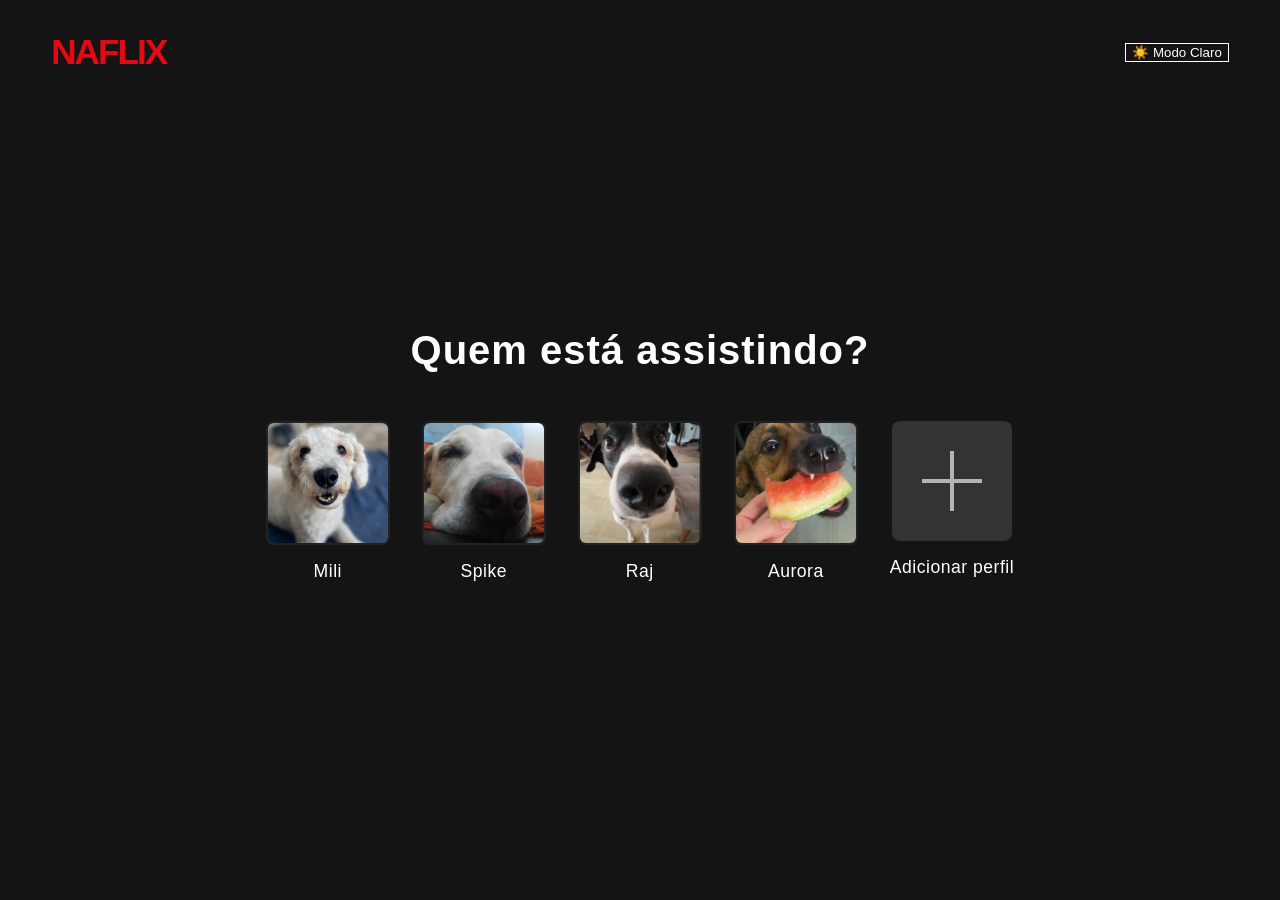
<file: index.html>
<!DOCTYPE html>
<html lang="pt-br">
<head>
    <meta charset="UTF-8">
    <meta name="viewport" content="width=device-width, initial-scale=1.0">
    <title>Netflix</title>
    <link rel="stylesheet" href="style.css">
</head>
<body>
    <header>
        <div class="logo">NAFLIX</div>
        <button id="theme-toggle" class="theme-btn">☀️ Modo Claro</button>
    </header>
    <main>
        <h1>Quem está assistindo?</h1>
        
        <ul class="profiles">
            
            <li class="profile">
                <a href="catalogo/catalogo.html">
                    <img src="assets/pulgo.jpeg" alt="Foto de perfil da Poodle branca Mili">
                    <p>Mili</p>
                </a>
            </li>
            
            <li class="profile">
                <a href="catalogo/catalogo.html">
                    <img src="assets/paike.jpeg" alt="Foto de perfil do cachorro bege Spike">
                    <p>Spike</p>
                </a>
            </li>
            
            <li class="profile">
                <a href="catalogo/catalogo.html">
                    <img src="assets/raj.jpeg" alt="Foto de perfil do cachorro preto e branco Raj">
                    <p>Raj</p>
                </a>
            </li>
            
            <li class="profile">
                <a href="catalogo/catalogo.html">
                    <img src="assets/WhatsApp Image 2026-03-26 at 14.11.20.jpeg" alt="Foto de perfil da cadela Aurora comendo melancia">
                    <p>Aurora</p>
                </a>
            </li>   
            
            <li class="profile add-profile">
                <a href="#">
                    <div class="add-icon"></div>
                    <p>Adicionar perfil</p>
                </a>
            </li>

        </ul>
    </main>
    <script src="script.js"></script>
</body>
</html>
</file>
<file: style.css>
��/ *   - - -   E S T I L O S   D O   L O G O T I P O   V E R M E L H O   - - -   * / 
 
 h e a d e r   { 
         p o s i t i o n :   a b s o l u t e ;   / *   T i r a   o   h e a d e r   d o   f l u x o   n o r m a l   d a   p � g i n a   * / 
         t o p :   2 r e m ;                     / *   D i s t � n c i a   d o   t o p o   * / 
         l e f t :   0 ; 
         w i d t h :   1 0 0 % ;                 / *   F a z   o   h e a d e r   o c u p a r   a   t e l a   t o d a   d e   p o n t a   a   p o n t a   * / 
         p a d d i n g :   0   4 % ;             / *   D �   u m   r e s p i r o   n a s   l a t e r a i s   p a r a   n � o   c o l a r   n a   b o r d a   d a   t e l a   * / 
         b o x - s i z i n g :   b o r d e r - b o x ;   / *   G a r a n t e   q u e   o   p a d d i n g   n � o   q u e b r e   a   l a r g u r a   d e   1 0 0 %   * / 
         
         / *   A   M � G I C A   A C O N T E C E   A Q U I   E M B A I X O :   * / 
         d i s p l a y :   f l e x ;   
         j u s t i f y - c o n t e n t :   s p a c e - b e t w e e n ;   / *   J o g a   o   L o g o   p r a   e s q u e r d a   e   o   B o t � o   p r a   d i r e i t a   * / 
         a l i g n - i t e m s :   c e n t e r ;   / *   A l i n h a   o s   d o i s   p e r f e i t a m e n t e   n o   c e n t r o   v e r t i c a l   * / 
         z - i n d e x :   1 0 ; 
 } 
 / *   - - -   E S T I L O S   D O   B O T � O   D E   T E M A   ( M O D O   E S C U R O   -   P A D R � O )   - - -   * / 
 h e a d e r   { 
         / *   . . .   ( p o s i c i o n a m e n t o   d o   h e a d e r )   * / 
 } 
 
 . t h e m e - b t n   { 
         b a c k g r o u n d :   t r a n s p a r e n t ; 
         c o l o r :   # f f f ;   / *   T e x t o   b r a n c o   n o   m o d o   e s c u r o   * / 
         b o r d e r :   1 p x   s o l i d   # f f f ; 
         / *   . . .   ( r e s t o   d o   v i s u a l   d o   b o t � o )   * / 
 } 
 
 . t h e m e - b t n : h o v e r   { 
         b a c k g r o u n d :   # f f f ; 
         c o l o r :   # 1 4 1 4 1 4 ; 
 } 
 
 / *   - - -   R E G R A S   D O   M O D O   C L A R O   ( L I G H T   M O D E )   A C T I V A D O   N O   B O D Y   - - -   * / 
 b o d y . l i g h t - m o d e   { 
         b a c k g r o u n d :   # f 5 f 5 f 5 ;   / *   F u n d o   c l a r o   * / 
         c o l o r :   # 1 4 1 4 1 4 ;   / *   T e x t o   e s c u r o   * / 
 } 
 
 / *   M u d a   a   c o r   d o s   n o m e s   d o s   p e r f i s   e   d o   b o t � o   p a r a   e s c u r o   * / 
 b o d y . l i g h t - m o d e   . p r o f i l e   a , 
 b o d y . l i g h t - m o d e   . a d d - p r o f i l e   a   { 
         c o l o r :   # 1 4 1 4 1 4 ;   
 } 
 / *   . . .   ( r e g r a s   a d i c i o n a i s   p a r a   o   b o t � o   ' a d i c i o n a r '   n o   m o d o   c l a r o )   * / 
 . l o g o   { 
         c o l o r :   # E 5 0 9 1 4 ;                               / *   C o r   v e r m e l h a   o r i g i n a l   d a   N e t f l i x   * / 
         f o n t - s i z e :   2 . 2 r e m ;                         / *   T a m a n h o   d a   f o n t e   * / 
         f o n t - w e i g h t :   8 0 0 ;                           / *   P e s o   e x t r a   b o l d   * / 
         t e x t - t r a n s f o r m :   u p p e r c a s e ;         / *   T u d o   e m   m a i � s c u l o   * / 
         l e t t e r - s p a c i n g :   - 2 p x ;                   / *   L e t r a s   m a i s   j u n t i n h a s ,   e s t i l o   o   l o g o   * / 
         f o n t - f a m i l y :   ' S e g o e   U I ' ,   A r i a l ,   s a n s - s e r i f ;   / *   U s a n d o   a   m e s m a   f o n t e   d o   s e u   p r o j e t o   * / 
 } 
 
 b o d y   { 
         b a c k g r o u n d :   # 1 4 1 4 1 4 ;   / *   D e f i n e   a   c o r   d e   f u n d o   d a   p � g i n a   * / 
         c o l o r :   # f f f ;   / *   D e f i n e   a   c o r   d o   t e x t o   p r i n c i p a l   * / 
         f o n t - f a m i l y :   ' S e g o e   U I ' ,   A r i a l ,   H e l v e t i c a ,   s a n s - s e r i f ;   / *   D e f i n e   a   f o n t e   u s a d a   n o   s i t e   * / 
         m a r g i n :   0 ;   / *   R e m o v e   a   m a r g e m   p a d r � o   d o   b o d y   * / 
         m i n - h e i g h t :   1 0 0 v h ;   / *   G a r a n t e   q u e   o   b o d y   o c u p e   p e l o   m e n o s   t o d a   a   a l t u r a   d a   t e l a   * / 
 } 
 
 m a i n   { 
         d i s p l a y :   f l e x ;   / *   U s a   f l e x b o x   p a r a   l a y o u t   * / 
         f l e x - d i r e c t i o n :   c o l u m n ;   / *   O r g a n i z a   o s   e l e m e n t o s   e m   c o l u n a   * / 
         a l i g n - i t e m s :   c e n t e r ;   / *   C e n t r a l i z a   o s   i t e n s   h o r i z o n t a l m e n t e   * / 
         j u s t i f y - c o n t e n t :   c e n t e r ;   / *   C e n t r a l i z a   o s   i t e n s   v e r t i c a l m e n t e   * / 
         m i n - h e i g h t :   1 0 0 v h ;   / *   G a r a n t e   a l t u r a   m � n i m a   d e   1 0 0 %   d a   t e l a   * / 
 } 
 
 h 1   { 
         f o n t - s i z e :   2 . 5 r e m ;   / *   D e f i n e   o   t a m a n h o   d a   f o n t e   d o   t � t u l o   * / 
         f o n t - w e i g h t :   b o l d ;   / *   D e i x a   o   t e x t o   e m   n e g r i t o   * / 
         m a r g i n - b o t t o m :   2 r e m ;   / *   E s p a � o   a b a i x o   d o   t � t u l o   * / 
         l e t t e r - s p a c i n g :   1 p x ;   / *   E s p a � a m e n t o   e n t r e   l e t r a s   * / 
 } 
 
 / *   T i r a   o   c o m p o r t a m e n t o   p a d r � o   d e   l i s t a   e   c o l o c a   o s   i t e n s   e m   l i n h a   * / 
 u l . p r o f i l e s   { 
         d i s p l a y :   f l e x ;   
         f l e x - d i r e c t i o n :   r o w ;   / *   F o r � a   a   f i c a r   e m   l i n h a   r e t a   h o r i z o n t a l   * / 
         f l e x - w r a p :   w r a p ; 
         j u s t i f y - c o n t e n t :   c e n t e r ;   / *   C e n t r a l i z a   o s   p e r f i s   n a   t e l a   * / 
         g a p :   2 r e m ;   / *   E s p a � o   e n t r e   o s   p e r f i s   * / 
         l i s t - s t y l e :   n o n e ;   / *   R e m o v e   a s   " b o l i n h a s "   p a d r � o   d o   < u l >   * / 
         p a d d i n g :   0 ;   / *   R e m o v e   o   r e c u o   p a d r � o   d a   l i s t a   * / 
 } 
 
 / *   O r g a n i z a   c a d a   p e r f i l   i n d i v i d u a l m e n t e   ( i m a g e m   e m   c i m a ,   n o m e   e m b a i x o )   * / 
 . p r o f i l e   { 
         d i s p l a y :   f l e x ; 
         f l e x - d i r e c t i o n :   c o l u m n ;   / *   C o l u n a   a q u i   p a r a   a   f o t o   f i c a r   a c i m a   d o   n o m e   * / 
         a l i g n - i t e m s :   c e n t e r ;   / *   C e n t r a l i z a   a   f o t o   e   o   t e x t o   e n t r e   s i   * / 
         c o l o r :   # f f f ;   
         t r a n s i t i o n :   t r a n s f o r m   0 . 2 s ;   
         c u r s o r :   p o i n t e r ;   / *   D e i x a   o   m o u s e   c o m   f o r m a t o   d e   " m � o z i n h a "   * / 
 } 
 
 / *   M a n t e m o s   o   s e u   e s t i l o   o r i g i n a l   d a   i m a g e m   * / 
 i m g   { 
         w i d t h :   1 2 0 p x ;   
         h e i g h t :   1 2 0 p x ;   
         b o r d e r - r a d i u s :   8 p x ;   
         o b j e c t - f i t :   c o v e r ;   
         m a r g i n - b o t t o m :   0 . 5 r e m ;   
         b a c k g r o u n d :   # 2 2 2 ;   
         b o r d e r :   2 p x   s o l i d   t r a n s p a r e n t ;   
 } 
 
 / *   B o r d a   b r a n c a   a o   p a s s a r   o   m o u s e   n a   i m a g e m   * / 
 i m g : h o v e r   { 
         b o r d e r :   2 p x   s o l i d   # f f f ;   
 } 
 
 / *   E s t i l i z a   o   n o m e   d o   p e r f i l   ( s u a   t a g   < p > )   * / 
 . p r o f i l e   p   { 
         f o n t - s i z e :   1 . 1 r e m ;   
         f o n t - w e i g h t :   5 0 0 ;   
         m a r g i n - t o p :   0 . 5 r e m ;   
         l e t t e r - s p a c i n g :   0 . 5 p x ;   
         m a r g i n - b o t t o m :   0 ;   / *   E v i t a   q u e   o   < p >   e m p u r r e   a s   c o i s a s   m u i t o   p a r a   b a i x o   * / 
 } 
 
 / *   F a z   o   p e r f i l   i n t e i r o   ( f o t o   e   t e x t o )   c r e s c e r   1 0 %   a o   p a s s a r   o   m o u s e   * / 
 . p r o f i l e : h o v e r   { 
         t r a n s f o r m :   s c a l e ( 1 . 1 ) ;   
 } 
 
 / *   O p c i o n a l :   D e i x a   o   n o m e   d a   p e s s o a / p e t   u m   p o u c o   m a i s   f o r t e   a o   p a s s a r   o   m o u s e   * / 
 . p r o f i l e : h o v e r   p   { 
         c o l o r :   w h i t e ;   / *   G a r a n t e   q u e   o   t e x t o   f i q u e   b e m   b r a n c o   * / 
         f o n t - w e i g h t :   b o l d ; 
 } 
 
 / *   - - -   E S T I L O S   E S P E C � F I C O S   D O   B O T � O   " A D I C I O N A R   P E R F I L "   - - -   * / 
 
 . a d d - p r o f i l e   { 
         d i s p l a y :   f l e x ; 
         f l e x - d i r e c t i o n :   c o l u m n ; 
         a l i g n - i t e m s :   c e n t e r ; 
         c o l o r :   # b 3 b 3 b 3 ;   
 } 
 
 . a d d - i c o n   { 
         w i d t h :   1 2 0 p x ;   
         h e i g h t :   1 2 0 p x ;   
         b o r d e r - r a d i u s :   8 p x ;   
         b a c k g r o u n d :   # 3 3 3 ;   
         d i s p l a y :   f l e x ;   
         a l i g n - i t e m s :   c e n t e r ; 
         j u s t i f y - c o n t e n t :   c e n t e r ; 
         p o s i t i o n :   r e l a t i v e ;   
         m a r g i n - b o t t o m :   0 . 5 r e m ;   
         t r a n s i t i o n :   b a c k g r o u n d   0 . 2 s ,   c o l o r   0 . 2 s ;   
 } 
 
 . a d d - i c o n : : b e f o r e , 
 . a d d - i c o n : : a f t e r   { 
         c o n t e n t :   ' ' ;   
         p o s i t i o n :   a b s o l u t e ; 
         b a c k g r o u n d :   # b 3 b 3 b 3 ;   
         t r a n s i t i o n :   b a c k g r o u n d   0 . 2 s ; 
         t o p :   5 0 % ; 
         l e f t :   5 0 % ; 
         t r a n s f o r m :   t r a n s l a t e ( - 5 0 % ,   - 5 0 % ) ; 
 } 
 
 . a d d - i c o n : : b e f o r e   { 
         w i d t h :   4 p x ;   
         h e i g h t :   6 0 p x ;   
 } 
 
 . a d d - i c o n : : a f t e r   { 
         w i d t h :   6 0 p x ;   
         h e i g h t :   4 p x ;   
 } 
 
 / *   - - -   E S T A D O   : H O V E R   - - -   * / 
 
 . a d d - p r o f i l e : h o v e r   { 
         c o l o r :   w h i t e ;   
 } 
 
 . a d d - p r o f i l e : h o v e r   . a d d - i c o n : : b e f o r e , 
 . a d d - p r o f i l e : h o v e r   . a d d - i c o n : : a f t e r   { 
         b a c k g r o u n d :   w h i t e ;   
 } 
 
 . a d d - p r o f i l e : h o v e r   . a d d - i c o n   { 
         b o r d e r :   2 p x   s o l i d   w h i t e ;   
 } 
 
 / *   R e m o v e   o   a z u l   e   o   s u b l i n h a d o   p a d r � o   d o s   l i n k s   * / 
 . p r o f i l e   a   { 
         t e x t - d e c o r a t i o n :   n o n e ;   / *   R e m o v e   o   s u b l i n h a d o   * / 
         c o l o r :   # f f f ;   / *   D e i x a   o   t e x t o   b r a n c o   n o v a m e n t e   * / 
         d i s p l a y :   f l e x ;   
         f l e x - d i r e c t i o n :   c o l u m n ;   
         a l i g n - i t e m s :   c e n t e r ;   / *   G a r a n t e   q u e   a   f o t o   e   o   t e x t o   c o n t i n u e m   c e n t r a l i z a d o s   * / 
 } 
 / *   = = = = = = = = = = = = = = = = = = = = = = = = = = = = = = = = = = = = = = = = = 
       R E S P O N S I V I D A D E   ( T e l a s   m e n o r e s ) 
       = = = = = = = = = = = = = = = = = = = = = = = = = = = = = = = = = = = = = = = = =   * / 
 
 @ m e d i a   ( m a x - w i d t h :   7 6 8 p x )   { 
         h 1   { 
                 f o n t - s i z e :   2 r e m ;   
                 t e x t - a l i g n :   c e n t e r ;   
                 p a d d i n g :   0   1 r e m ;   
         } 
         u l . p r o f i l e s   { 
                 g a p :   1 . 5 r e m ;   
         } 
         i m g ,   . a d d - i c o n   { 
                 w i d t h :   1 0 0 p x ;   
                 h e i g h t :   1 0 0 p x ; 
         } 
         . a d d - i c o n : : b e f o r e   {   h e i g h t :   5 0 p x ;   } 
         . a d d - i c o n : : a f t e r   {   w i d t h :   5 0 p x ;   } 
 } 
 
 @ m e d i a   ( m a x - w i d t h :   4 8 0 p x )   { 
         h 1   { 
                 f o n t - s i z e :   1 . 6 r e m ;   
                 m a r g i n - b o t t o m :   1 . 5 r e m ; 
         } 
         u l . p r o f i l e s   { 
                 g a p :   1 r e m ;   
         } 
         i m g ,   . a d d - i c o n   { 
                 w i d t h :   8 0 p x ; 
</file>
